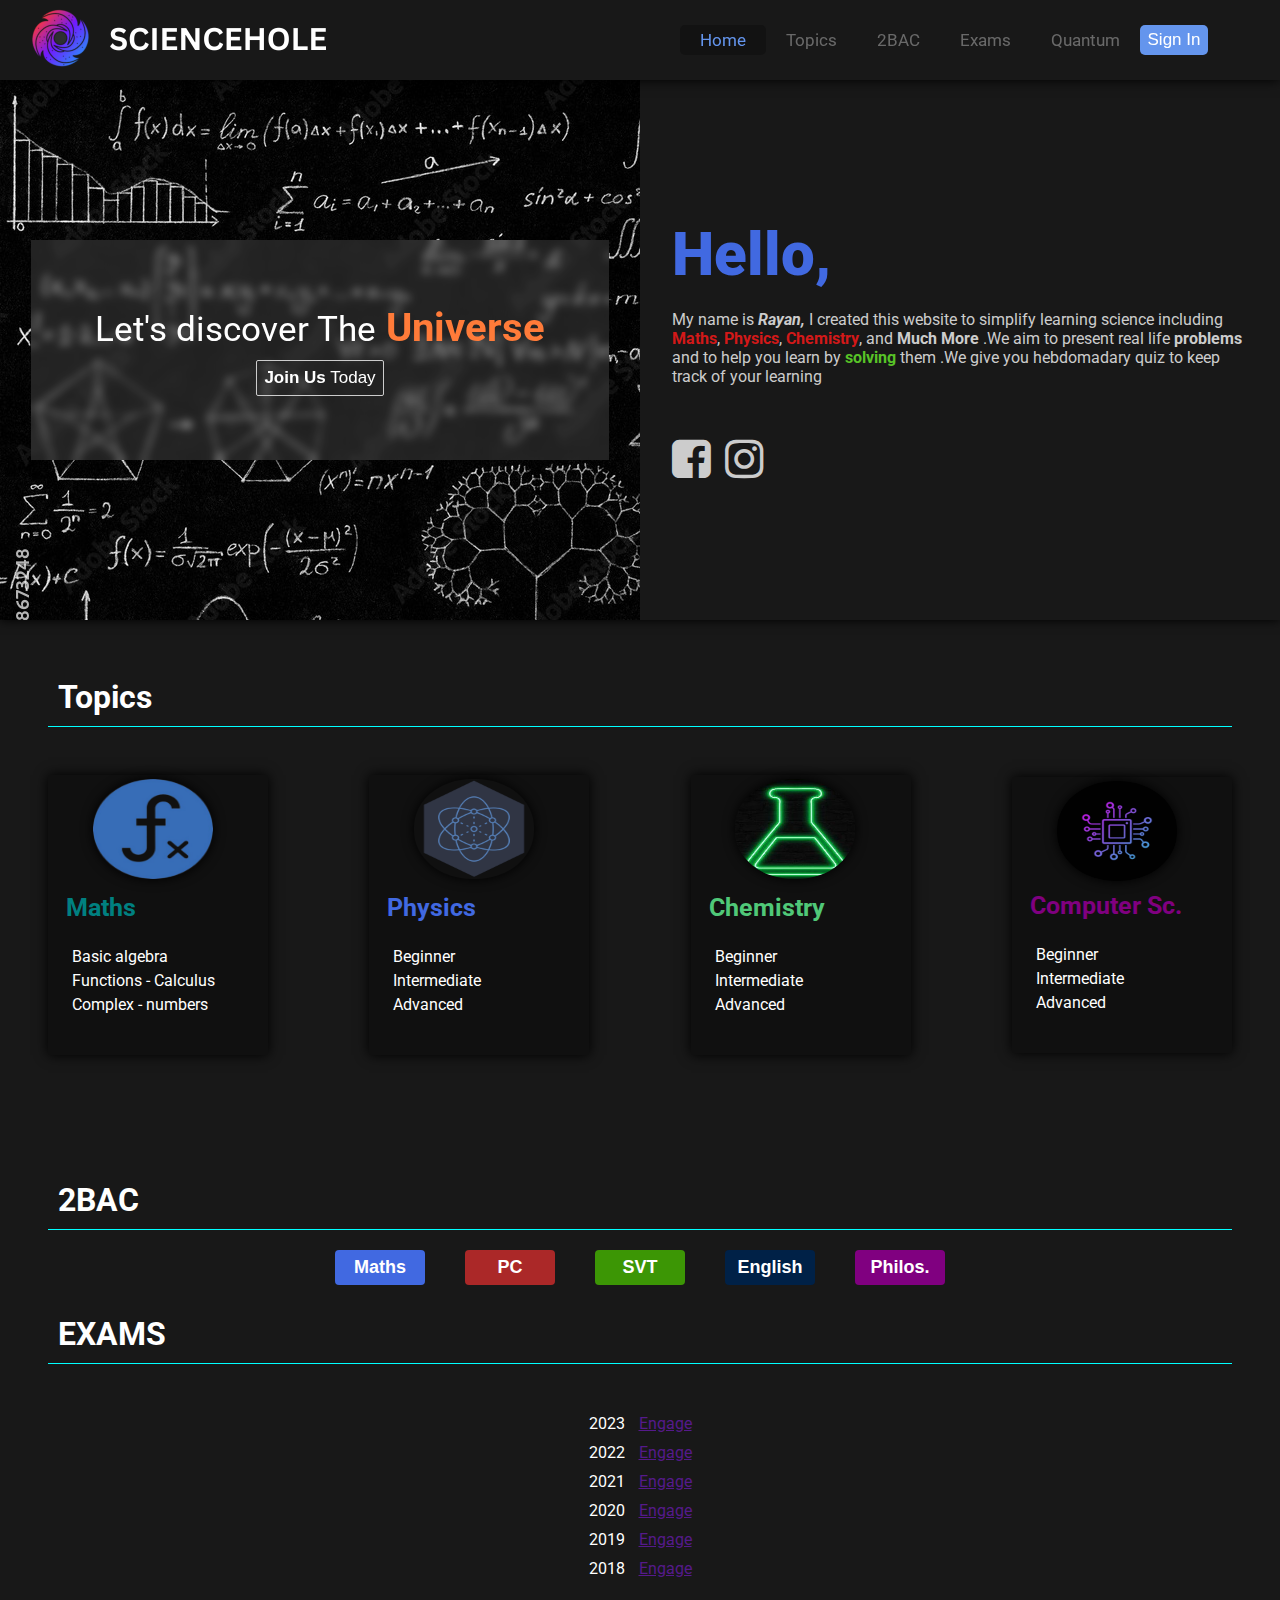
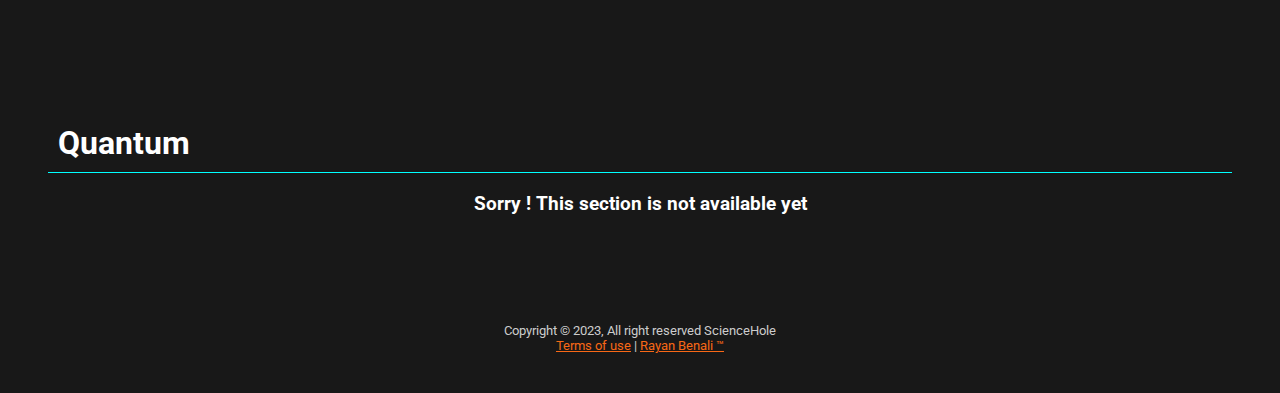
<file: index.html>
<!DOCTYPE html>
<html lang="en">
<head>
    <meta charset="UTF-8">
    <meta name="viewport" content="width=device-width, initial-scale=1.0"/>
    <meta http-equiv="X-UA-Compatible" content="ie=edge"/>
    <link rel="shortcut icon" href="images/5flSDN-LogoMakr.png" type="image/x-icon">
    <link rel="stylesheet" href="css/index.css">
    <link rel="stylesheet" href="https://cdnjs.cloudflare.com/ajax/libs/font-awesome/4.7.0/css/font-awesome.min.css">
    
    <title>ScienceHole</title>
</head>
<body>
    <div class="phoneview">
        <p>Sorry This website can't work on phone view yet</p>
    </div>
    <div id="wrapper">
        <div class="header">
            <div class="logo">
                <a href=""><img src="./images/login-logo.png" alt="ScienceHole"></a>
            </div>
            <div class="navigation">
                <ul class="navLinks">
                    <li class="Home"><span><a style="color: #6495ED;" href="">Home</a></span></li>
                    <li class="topics"><a href="#topics">Topics</a></span></li>
                    <li class="bac"><a href="#bac">2BAC</a></span></li>
                    <li class="Exams"><a href="#training">Exams</a></span></li>
                    <li class="quantum"><a href="#quantum">Quantum</a></li>
                    <button class="signin"><a href="signin.html">Sign In</a></button>
                </ul>
            </div>
        </div>
        <div id="about">
            <div class="left">
                <div class="showcase">
                    <div class="showcontent">
                        <div class="contentContainer">
                            <p>
                                Let's discover The<strong class="univ" style="font-size: 40px; color: #ff7b39;"> Universe</strong><br />
                                <a href="signin.html"><button><strong>Join Us</strong> Today</button></a>
                            </p>
                        </div>
                    </div>
                </div>
            </div>
            <div class="right">
                <div class="textContainer">
                    <div class="text">
                        <h1 >
                            <strong style="color: #4169e1;">Hello,</strong>
                        </h1>
                        <p style="padding: 20px 0px 50px 0px; color: #ccc;">
                        My name is <i><strong>Rayan, </strong></i>I created this website to simplify learning science including 
                            <strong style="color: #ff1818d0;">Maths</strong>, <strong style="color: #ff1818d0;">Physics</strong>, <strong style="color: #ff1818d0;">Chemistry</strong>, and <strong>Much More </strong>
                        .We aim to present real life <strong style="color: #ccc;">problems </strong> and to help you learn by <strong style="color: #6efc2dc0;">solving</strong> them 
                            .We give you hebdomadary quiz to keep track of your learning
                        </p>
                        <div class="socialmedia">
                            <span><a style="color: #ccc;" href="https://web.facebook.com/profile.php?id=100093397004830"><i class="fa fa-facebook-square" style="font-size: 45px;" aria-hidden="true"></i></a></span>
                            <span><a style="color: #ccc;" href="https://www.instagram.com/benali_rayan_101/"><i class="fa fa-instagram" style="font-size:45px; padding-left: 10px; "></i></a></span>
                        </div>
                    </div>
                </div>
            </div>
        </div>
        <div id="topics">
            <h1 style="padding: 10px;">Topics</h1>
            <div class="topicsContainer">
                <div class="maths">
                   <a href=""> <img src="./images/maths.png" width="120px" height="100px" alt="maths thumbnaile"></a>
                    <h2><a style="color: #008080;" href="">Maths</a></h2>
                    <ul>
                        <li><a href="">Basic algebra</a></li>
                        <li><a href="">Functions - Calculus</a></li>
                        <li><a href="">Complex - numbers</a></li>
                    </ul>
                </div>
                <div class="physics">
                    <a href=""><img src="./images/physics.png" width="120px" height="100px" alt="maths thumbnaile"></a>
                    <h2><a style="color: #4169E1;" href="">Physics</a></h2>
                    <ul>
                        <li><a href="">Beginner</a></li>
                        <li><a href="">Intermediate</a></li>
                        <li><a href="">Advanced</a></li>
                    </ul>
                </div>
                <div class="chemistry">
                    <a href=""><img src="./images/chemistry.jpg" width="120px" height="100px" alt="maths thumbnaile"></a>
                    <h2><a style="color: #50C878;" href="">Chemistry</a></h2>
                    <ul>
                        <li><a href="">Beginner</a></li>
                        <li><a href="">Intermediate</a></li>
                        <li><a href="">Advanced</a></li>
                    </ul>
                </div>
                <div class="computerScience">
                    <a href=""><img src="./images/cs.jpg" align="center" width="120px" height="100px" alt="maths thumbnaile"></a>

                    <h2><a style="color: #800080;" href="">Computer Sc.</h2>
                    <ul>
                        <li><a href="">Beginner</li>
                        <li><a href="">Intermediate</a></li>
                        <li><a href="">Advanced</a></li>
                    </ul>
                </div>
            </div>
        </div>
        <div id="bac">
            <h1 style="padding: 10px;">2BAC</h1>
                <div class="matters">
                    <button class="b-1" style="width:90px; background-color: #4169E1;">Maths</button>
                    <button class="b-2" style="width:90px; background-color: #c92b2bd4;">PC</button>
                    <button class="b-3" style="width:90px; background-color: #47bc00c4;">SVT</button>
                    <button class="b-4" style="width:90px; background-color: #002147;">English</button>
                    <button class="b-5" style="width:90px; background-color: #800080;">Philos.</button>
                </div>
            
            <div id="training">
                <h1 style="padding: 10px;">EXAMS</h1>
                <div class="exams">
                    <ul style="list-style: none; text-align: center; padding: 40px;">
                        <li style="padding-top: 10px;">2023   <a style="padding-left: 10px;" href="">Engage</a></li>
                        <li style="padding-top: 10px;">2022   <a style="padding-left: 10px;" href="">Engage</a></li>
                        <li style="padding-top: 10px;">2021   <a style="padding-left: 10px;" href="">Engage</a></li>
                        <li style="padding-top: 10px;">2020   <a style="padding-left: 10px;" href="">Engage</a></li>
                        <li style="padding-top: 10px;">2019   <a style="padding-left: 10px;" href="">Engage</a></li>
                        <li style="padding-top: 10px;">2018   <a style="padding-left: 10px;" href="">Engage</a></li>
                    </ul>
                </div>
            </div>
        </div>
        <div id="quantum">
            <h1 style="padding: 10px;">Quantum</h1>
            <div class="container">
                <h3 style="padding: 20px;" align="center">Sorry ! This section is not available yet</h3>
            </div>
        </div>
        <footer id="main-footer">
            <p>Copyright &copy; 2023, All right reserved ScienceHole</p>
            <div>
                <a href="#">Terms of use</a> | <a href="#">Rayan Benali &trade;</a>
            </div>
            
        </footer>
    </div>
</body>
</html>
</file>
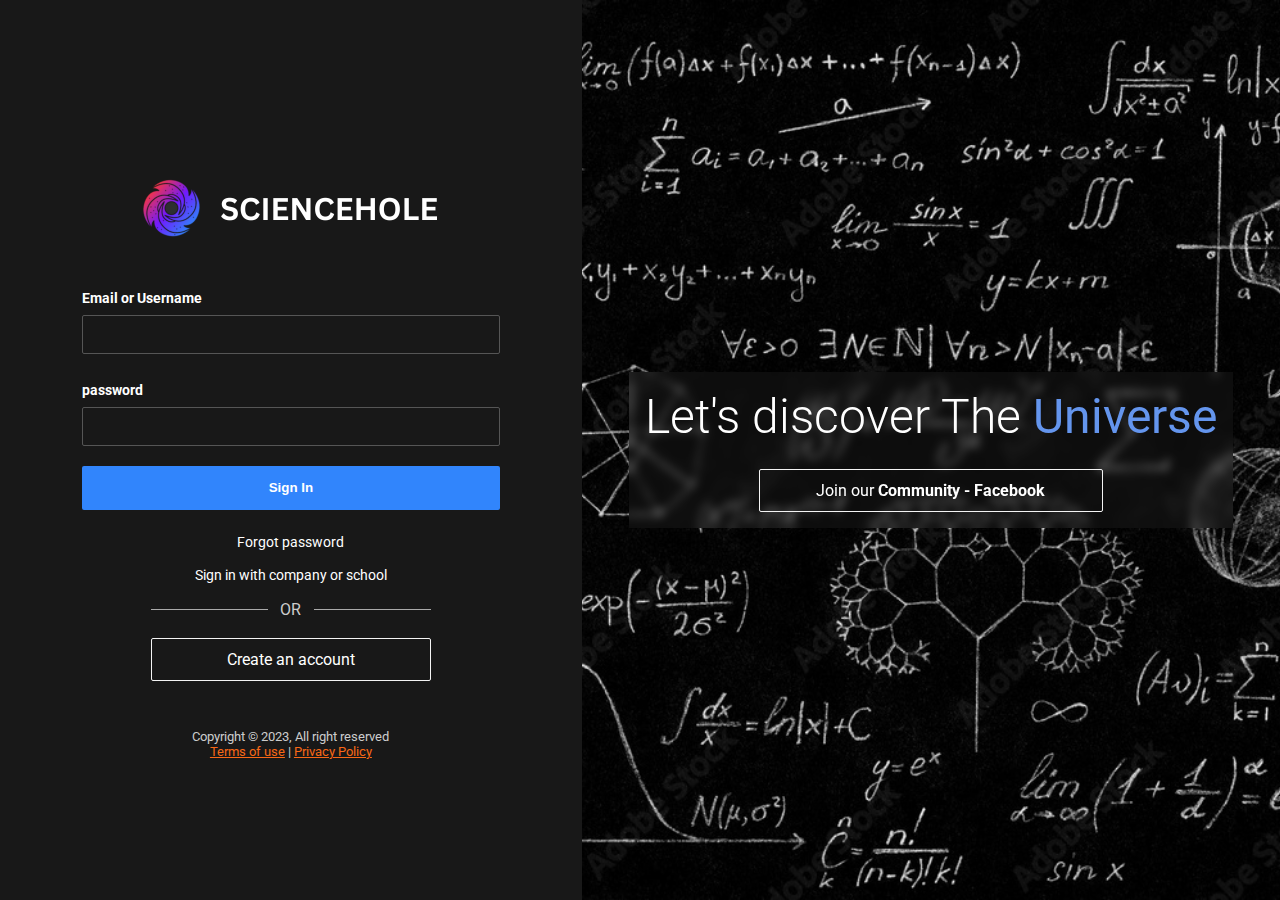
<file: signin.html>
<!DOCTYPE html>
<html lang="en">
<head>
    <meta charset="UTF-8">
    <meta name="viewport" content="width=device-width, initial-scale=1.0"/>
    <meta http-equiv="X-UA-Compatible" content="ie=edge"/>
    <link rel="shortcut icon" href="images/5flSDN-LogoMakr.png" type="image/x-icon">
    <title>Sign in - Science Hole</title>
    <link rel="stylesheet" href="css/signin.css" />
</head>
<body>
    <div id="wrapper">
        <div id="left">
            <div id="signin">
                <div class="logo">
                    <a href="index.html"><img src="images/login-logo.png" alt="Sciencehole" /></a>
                </div>
                <form action="http://localhost:3000/test.php" method="post">
                    <div>
                        <label for="email"><b>Email or Username</b></label>
                        <input name="email" type="text" class="text-input" id="email">
                    </div>
                    <div>
                        <label for="password"><b>password</b></label>
                        <input name="pass" type="password" class="text-input" id="password">
                    </div>
                    <button type="submit" class="primary-btn"><b>Sign In</b></button>
                </form>
                <div id="links">
                    <a href="#">Forgot password</b></a>
                    <a href="#">Sign in with company or school</a>
                </div>
                <div class="or">
                    <hr class="bar">
                    <span>OR</span>
                    <hr class="bar">
                </div>
                <a href="#" class="secondary-btn">Create an account</a>
            </div>
            <footer id="main-footer">
                <p>Copyright &copy; 2023, All right reserved</p>
                <div>
                    <a href="#">Terms of use</a> | <a href="#">Privacy Policy</a>
                </div>
            </footer>
        </div>
        <div id="right">
            <div id="showcase">
                <div class="showcase-content">
                    <h1 class="showcase-text">Let's discover The <strong style="color: #6495ED;">Universe</strong></h1>
                    <a target="_blank" href="https://web.facebook.com/profile.php?id=100093397004830" class="secondary-btn">Join our <strong>Community - Facebook</strong> </a>
                </div>
            </div>
        </div>
    </div>
</body>
</html>
</file>
<file: css/index.css>
@import url('https://fonts.googleapis.com/css2?family=Roboto:wght@300;500&display=swap');
@import url('./scroll-bar.css');
*{
    box-sizing: border-box;
    padding: 0;
    margin: 0;
}
body{
    font-family: 'Roboto', sans-serif;
    background: #181818;
    color: #fff;
    overflow: auto;

}
.phoneview{
    display: none;
}
/*
    #Nav Fonts
*/
.header ul{
    list-style: none;
}
.header ul li {
    font-size: 17px;
    padding: 5px 20px;
    transition: transform 0.5s;
}
.header ul li:hover{
    transform: translate(0px , -3px);
}

.header ul li a{
    text-decoration: none;
    color: #cccccc73;
    transition: color 0.5s;

}
.header ul li a:hover{
    color: #ff7b39;
    text-decoration: underline;
}
.header ul button a{
    color: #fff;
    text-decoration: none;
}
.header ul button{
    padding: .3rem .5rem;
    border: 0px;
    border-radius: 5px;
    background-color: #6495ED;
    color: #fff;
    cursor: pointer;
    font-size: 17px;
    transition: all 0.5s;
}
.header ul button:hover{
    padding: .4rem .7rem;
    text-shadow: 0 0 12px #fff;
    background-color: #0d4797;
}
li.Home{
    background-color: #0c0c0c79;
    border-radius: 5px;
}

/*
    #Header position
*/
#wrapper{
    display: flex;
    flex-direction: column;
}
.header{
    z-index: 10;
    background-color: #181818;
    position: sticky;
    top: 0;
    width: 100%;
    box-shadow: 0 0 12px black;
    display: flex;
    flex-direction: row;
    justify-content: space-between;
    align-items: center;
}
.logo{
    flex: 5;
}
.navigation{
    flex: 5;
    padding: 0 2rem;
}
.navigation .navLinks{
    display: flex;
    justify-content: center;
    align-items: center;
}
/*
    #About Section
*/
#about{
    z-index: 0;
    display: flex;
    flex-direction: row;
    height: 60vh;
    box-shadow: 0 0 10px black;
}
/* 
        -- Left --
*/
.left{
    flex: 5;
}
.showcase{
    display: flex;
    justify-content: center;
    align-items: center;
    height: 100%;
    background: url(../images/background.jpg);
}
.contentContainer{
    background-color: #cccccc28;
    backdrop-filter: blur(4px);
}
.showcontent p{
    font-size: 35px;
    padding: 4rem;
    text-align: center;
}
.showcontent a button{
    font-size: 17px;
    font-weight: 500;
    padding: 7px; color: #fff;
    background-color: transparent;
    border: 1px solid #ccc;
    border-radius: 2px;
    cursor: pointer;
    transition: all 0.5s;
}
.showcontent a button:hover{
    transform: translate(3px);
    color: #ff7b39;
    border: 1px solid #ff7b39;

}
/*
        -- Right --
*/
.right{
    flex: 5;
}
.textContainer{
    padding: 0 2rem;
    height: 100%;
    display: flex;
    justify-content: center;
    align-items: center;
}
.textContainer .text h1{
    font-size: 60px;
}
.textContainer .text p{
    padding-top: 7px;
    font-size: 16px;
}

/*
    #Topics
*/
#topics{
    padding: 3rem;
    display: flex;
    flex-direction: column;
    height: fit-content;
}
#topics a {
    color: #fff;
    text-decoration: none;
}
.topicsContainer{
    border-top: 1px solid cyan;
    padding-top: 3rem;
    display: flex;
    flex-direction: row;
    align-items: center;
    justify-content: space-between;
}
.topicsContainer img{
    transition: all 0.3s;
    cursor: pointer;
}
.topicsContainer ul{
    list-style: none;
    padding: .6rem 1rem;
    font-size: 16px;
}
.topicsContainer ul li{
    padding-top: 5px;
}
.topicsContainer img{
    margin: 0 18%;
    border-radius: 48%;
    box-shadow: 0 0 12px black;
}
.topicsContainer h2{
    font-size: 25px;
    padding: 10px;
}
.maths, .chemistry, .physics, .computerScience{
    width: 220px;
    margin-bottom: 20px;
    padding-top: 4px;
    background-color: #0c0c0c98;
    box-shadow: 0 0 12px black;
    padding-bottom: 2rem;
    padding-left: .5rem;
    padding-right: .5rem;
}

/*
    #BAC
*/
#bac{
    padding: 3rem;
    display: flex;
    flex-direction: column;
    height: 100%;
    justify-content: center;

}
#bac .matters{
    border-top: 1px solid cyan;
    width: 100%;
    margin: auto;
    display: flex;
    align-items: center;
    justify-content: center;
    height: fit-content;
}
#bac .matters button{
    margin: 20px;
    padding: 7px;
    cursor: pointer;
    color: #fff;
    font-weight: 600;
    font-size: 18px;
    border: none;
    border-radius: 4px;
    transition: all 0.5s;
}
#bac .matters button:hover{
    padding: 15px;
}
.exams{
    border-top: 1px solid cyan;
}

/*
    #Quantum
*/
#quantum{
    z-index: -2;
    padding: 3rem;
    display: flex;
    flex-direction: column;
    height: fit-content;
}
#quantum .container{
    border-top: 1px solid cyan;

}
/*
    Footer
*/
#main-footer{
    color: #ccc;
    text-align: center;
    font-size: .8rem;
    padding-top: 2.5rem;
    padding-bottom: 2.5rem;
}
#main-footer a{
    text-decoration: underline;
    color: #f96816;
}
/*
    Phone View
*/
@media (max-width:900px){
    .header ul li{
        display: none;
    }
    .header ul button{
        font-size: 14px;
    }
    .header img{
        width: 320px;
    }
    .navigation{
        padding: 0px;
    }
    #about{
        flex-direction: column;
        height: 700px;
    }
    .showcontent p{
        font-size: 25px;
        padding: .7rem;
        text-align: center;
    }
    .left{
        height: 50%;
    }
    .textContainer .text h1{
        font-size: 40px;
    }
    #bac{
        height: 1000px;
    }
    #bac .container{
        height: 500px;
    }
    #bac .container .matters{
        width: 80%;
    }
    .topicsContainer {
        flex-direction: column;
    }
    
    .matters{
        flex-direction: column;

    }
    .maths, .chemistry, .physics, .computerScience{
        padding-left: 2rem;
        padding-right: 2rem;
        width: 260px;
    }
    .topicsContainer img{
        padding-top: 3px;
        margin: 0 30px;
        height: 100px;
        width: 50%;
    }

}
@media (max-width:400px){
    #about{
        height: 400px;
    }
    #about .left{
        display: none;
    }
    #about .left .textContainer{
        padding: 0 2rem;
    }
}
</file>
<file: css/signin.css>
@import url('https://fonts.googleapis.com/css2?family=Roboto:wght@300;500&display=swap');
@import url('scroll-bar.css');
*{
    box-sizing: border-box;
    padding: 0;
    margin: 0;
}
body{
    font-family: 'Roboto', sans-serif;
    background: #181818;
    color: #fff;
    overflow: hidden;

}
h1, 
h2, 
h3, 
h4, 
h5, 
h6{
    font-weight: 300;

}
/* Containers */
#wrapper{
    display: flex;
    flex-direction: row;
}
#left{
    display: flex;
    flex-direction: column;
    flex: 1;
    align-items: center;
    justify-content: center;
    height: 100vh;
}
#right{
    flex: 1;
}

/* Sign In*/

#signin{
    display: flex;
    flex-direction: column;
    align-items: center;
    justify-content: center;
    width: 80%;
    padding-bottom: 1rem;
}

#signin .logo{
    margin-bottom: 1vh;
    margin-top: 5vh;
}

#singin .logo img{
    width: 300px;
}

#signin form{
    width: 100%;
    padding: 1.5rem;
}
#signin label{
    font-size: 0.9rem;
    line-height: 2rem;
}
#signin .text-input{
    margin-bottom: 1.3rem;
    width: 100%;
    border-radius: 2px;
    background: #181818;
    border: 1px solid #555;
    color: #ccc;
    padding: 0.5rem 1rem;
    line-height: 1.3rem;
}

/* Buttons */
.primary-btn{
    padding: .7rem 1rem;
    height: 2.7rem;
    display: block;
    border: 0;
    border-radius: 2px;
    background-color: #3185FC;
    color: #fff;
    cursor: pointer;
    text-decoration: none;
    text-align: center;
    transition: all .5s;
}
.primary-btn:hover{
    background-color: #418ffcad;
}
#signin .primary-btn{
    width: 100%;
}

.secondary-btn{
    padding: .7rem 1rem;
    height: 2.7rem;
    display: block;
    border: 1px solid #f4f4f4;
    border-radius: 2px;
    background: none;
    color: #fff;
    cursor: pointer;
    text-decoration: none;
    text-align: center;
    transition: all .5s;
}
.secondary-btn:hover{
    border-color: #ff7b39;
    color: #ff7b39;
}

#signin .secondary-btn,
.or,
.links{
    width: 60%;
}

#signin #links a{
    display: block;
    color: #fff;
    text-decoration: none;
    text-align: center;
    margin-bottom: 1rem;
    font-size: 0.9rem;
}

/* OR */

#signin .or{
    display: flex;
    flex-direction: row;
    margin-bottom: 1.2rem;
    align-items: center;
}

#signin .or .bar{
    flex: auto;
    border: none;
    height: 1px;
    background-color: #aaa;
}

#signin .or span{
    color: #ccc;
    padding: 0 0.8rem;
}

/* MAIN FOOTER */

#main-footer{
    color: #ccc;
    text-align: center;
    font-size: .8rem;
    max-width: 80%;
    padding-top: 2rem;
    padding-bottom: 1rem;
}
#main-footer a{
    text-decoration: underline;
    color: #f96816;
}

/* Show Case*/

#showcase{
    display: flex;
    justify-content: center;
    align-items: center;
    background: url(../images/background.jpg) no-repeat center / cover;
    height: 100vh;
    text-align: center;
}

.showcase-content{
    padding: 1rem;
    background-color: #22222257;
    backdrop-filter: blur(5px);
}

#showcase .showcase-text{
    font-size: 3rem;
    width: 100%;
    color: #fff;
    margin-bottom: 1.5rem;
}
#showcase .secondary-btn{
    width: 60%;
    margin: auto;
}


/* Media */

@media(min-width:1200px){
    #left{
        flex: 5;
    }
    #right{
        flex: 6;
    }
}

@media(max-width:768px){
    body{
        overflow: auto;
    }
    #right{
        display: none;
    }
    #left{
        justify-content: start;
        margin-top: 4vh;
    }
    #signin .logo{
        margin-bottom: 2vh;
    }
    #signin .text-input{
        margin-bottom: .7rem;
    }
    #main-footer{
        padding-top: 1rem;
    }
}
</file>
